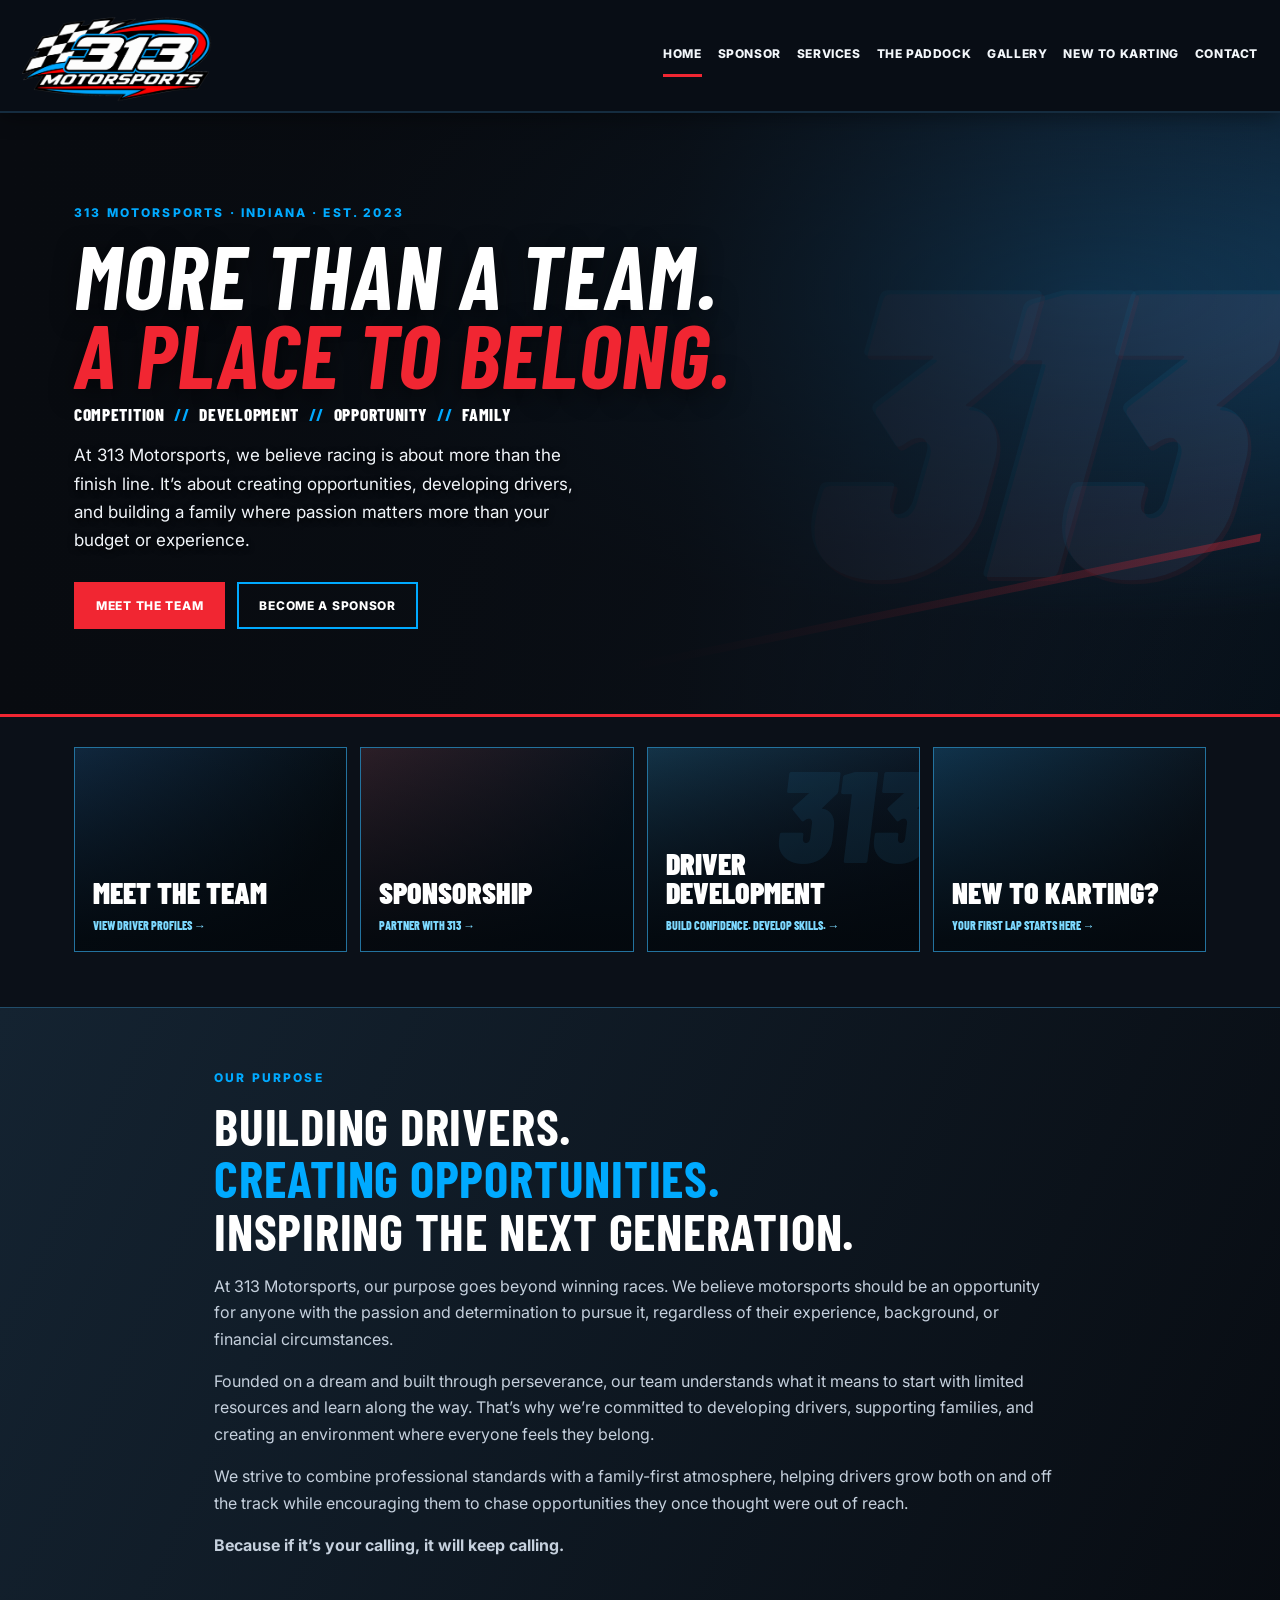
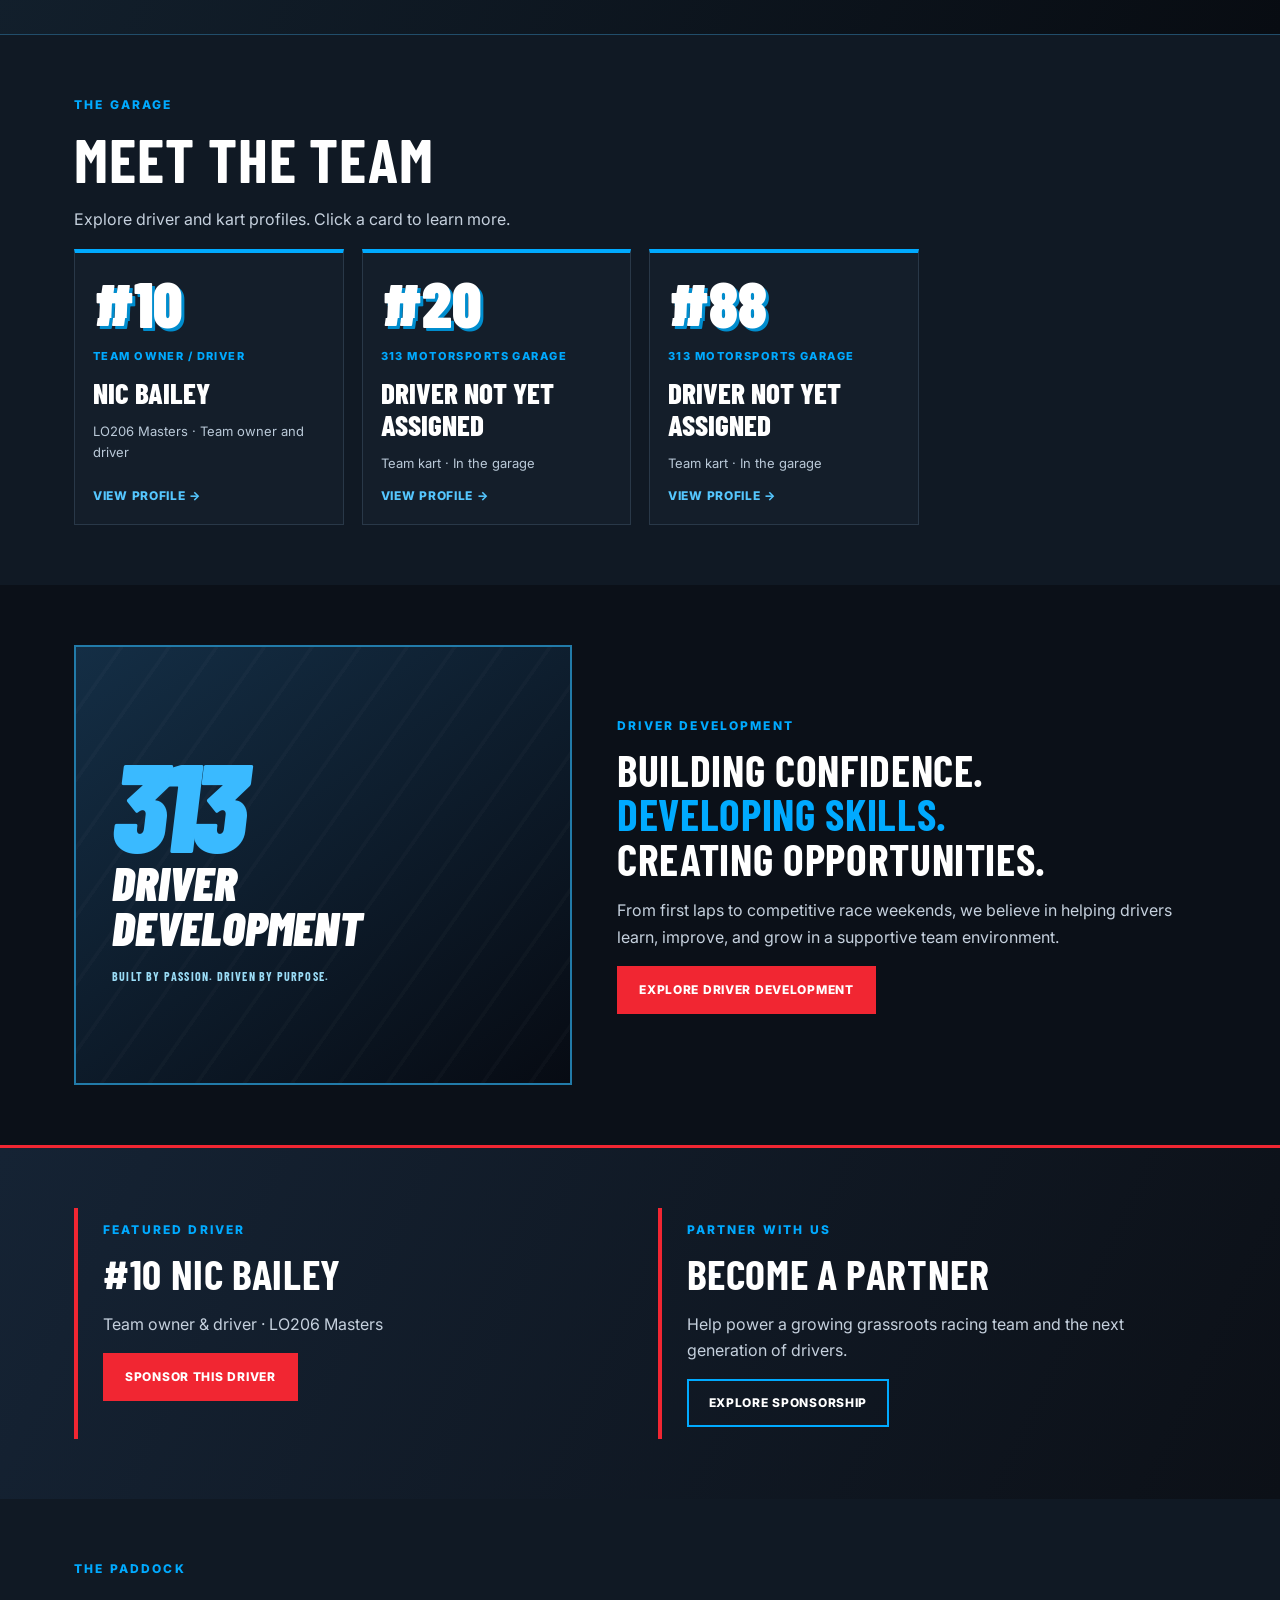
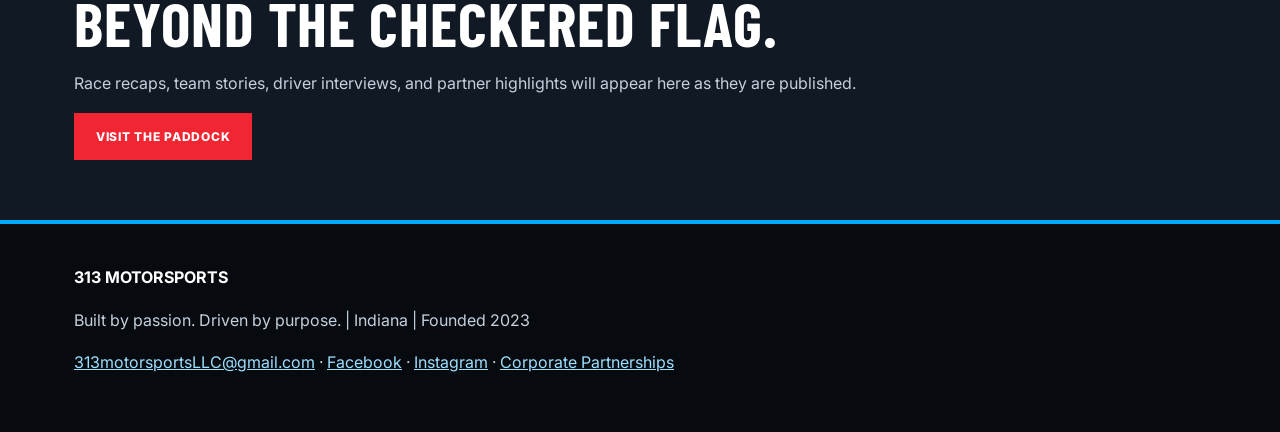
<file: index.html>
<!doctype html><html lang="en"><head><meta charset="utf-8"><meta name="viewport" content="width=device-width,initial-scale=1"><meta name="description" content="313 Motorsports — Indiana grassroots kart racing, driver development, team partnerships and racing news."><title>313 Motorsports | Built by Passion</title><link rel="stylesheet" href="style.css"></head><body><header><div class="nav"><a class="brand" href="#home"><img src="assets/313-logo.png" alt="313 Motorsports logo"></a><button class="menu" id="menu" aria-label="Toggle menu">☰ Menu</button><nav id="nav" aria-label="Main navigation"><a href="#home">Home</a><a href="#sponsor">Sponsor</a><a href="#services">Services</a><a href="#paddock">The Paddock</a><a href="#gallery">Gallery</a><a href="#karting">New to Karting</a><a href="#contact">Contact</a></nav></div></header><main id="app"></main><dialog id="teamProfile" class="profile-dialog" aria-labelledby="profileName"><button type="button" class="profile-close" aria-label="Close profile">✕</button><div class="profile-content"><div class="profile-photo" id="profilePhoto">Photo coming soon</div><div><div class="eyebrow">313 MOTORSPORTS · TEAM PROFILE</div><div class="profile-number" id="profileNumber"></div><h2 id="profileName"></h2><p class="profile-role" id="profileRole"></p><dl class="profile-facts"><div><dt>Racing class</dt><dd id="profileClass"></dd></div><div><dt>Status</dt><dd id="profileStatus"></dd></div></dl><p id="profileBio"></p><a class="btn" id="profileAction" href="#contact?type=driver">Learn more</a></div></div></dialog><dialog id="galleryLightbox" class="gallery-lightbox" aria-label="Photo viewer"><button type="button" class="gallery-close" aria-label="Close photo">✕</button><figure><img alt=""><figcaption></figcaption></figure></dialog><dialog id="galleryVideoDialog" class="gallery-lightbox gallery-video-dialog" aria-label="Video player"><button type="button" class="gallery-video-close" aria-label="Close video">✕</button><div class="gallery-video-content"></div><p class="gallery-video-title"></p></dialog><footer><div class="wrap"><strong>313 MOTORSPORTS</strong><p>Built by passion. Driven by purpose. | Indiana | Founded 2023</p><p><a href="mailto:313motorsportsLLC@gmail.com">313motorsportsLLC@gmail.com</a> · <a href="https://www.facebook.com/profile.php?id=61554149565484" target="_blank" rel="noopener">Facebook</a> · <a href="https://www.instagram.com/313_motorsport/" target="_blank" rel="noopener">Instagram</a> · <a href="#partner">Corporate Partnerships</a></p></div></footer><script src="site-core.js"></script><script src="pages/gallery.js"></script><script src="pages/home.js"></script><script src="pages/paddock.js"></script><script src="pages/sponsor.js"></script><script src="pages/partner.js"></script><script src="pages/services.js"></script><script src="pages/karting.js"></script><script src="pages/contact.js"></script><script src="paddock-stories.js"></script><script src="site.js"></script><script>document.querySelector(".gallery-video-close").addEventListener("click",()=>document.getElementById("galleryVideoDialog").close());document.getElementById("galleryVideoDialog").addEventListener("close",()=>document.querySelector(".gallery-video-content").replaceChildren());document.getElementById("galleryVideoDialog").addEventListener("click",e=>{if(e.target.id==="galleryVideoDialog")e.target.close()});document.querySelector(".gallery-close").addEventListener("click",()=>document.getElementById("galleryLightbox").close());document.getElementById("galleryLightbox").addEventListener("click",e=>{if(e.target.id==="galleryLightbox")e.target.close()});</script></body></html>
</file>
<file: style.css>
@import url('https://fonts.googleapis.com/css2?family=Barlow+Condensed:wght@500;600;700;800;900&family=Inter:wght@400;500;600;700&display=swap');
:root{--ink:#0b1018;--panel:#141e2a;--blue:#00aaff;--red:#f12632;--muted:#a8b7c8;--line:#293848}*{box-sizing:border-box}html{scroll-behavior:smooth}body{margin:0;background:#0b1018;color:white;font-family:Inter,Arial,sans-serif;line-height:1.65}a{color:inherit}header{background:#fff;color:#111;position:sticky;top:0;z-index:20;box-shadow:0 3px 20px #0006}.nav{max-width:1220px;margin:auto;display:flex;align-items:center;justify-content:space-between;gap:24px;padding:8px 22px}.brand img{width:205px;max-width:36vw;display:block}nav{display:flex;gap:16px;flex-wrap:wrap}nav a{font-size:12px;font-weight:800;text-decoration:none;text-transform:uppercase;letter-spacing:.05em;padding:10px 0;border-bottom:3px solid transparent}nav a.active,nav a:hover{border-color:var(--red)}.menu{display:none;background:#111;color:white;border:0;padding:9px 12px}.wrap{max-width:1180px;margin:auto;padding:0 24px}.hero{background:radial-gradient(circle at 85% 20%,#123c61 0%,transparent 40%),linear-gradient(125deg,#0b1018,#162332);border-bottom:5px solid var(--red);padding:76px 0 70px;position:relative;overflow:hidden}.hero:after{content:'313';font:900 320px 'Barlow Condensed',sans-serif;position:absolute;right:-20px;top:-115px;color:#ffffff08;pointer-events:none}.eyebrow{color:var(--blue);font-size:12px;letter-spacing:.18em;font-weight:800;text-transform:uppercase}h1,h2,h3{font-family:'Barlow Condensed',Impact,sans-serif;text-transform:uppercase;line-height:1.02;letter-spacing:.015em;margin:12px 0}h1{font-size:clamp(54px,8vw,104px);max-width:900px}h2{font-size:clamp(38px,5vw,62px)}h3{font-size:29px}p{color:#c5d0dd;max-width:850px}.lead{font-size:19px;max-width:710px}.buttons{display:flex;flex-wrap:wrap;gap:12px;margin-top:28px}.btn{display:inline-block;border:2px solid var(--red);background:var(--red);color:white;padding:12px 20px;text-decoration:none;text-transform:uppercase;font-weight:800;font-size:12px;letter-spacing:.06em;cursor:pointer}.btn.alt{background:transparent;border-color:var(--blue)}.btn:hover{filter:brightness(1.16)}section{padding:60px 0}.section-dark{background:#101924}.grid{display:grid;grid-template-columns:repeat(3,minmax(0,1fr));gap:18px}.grid.two{grid-template-columns:repeat(2,minmax(0,1fr))}.card{background:var(--panel);border:1px solid var(--line);padding:25px;border-top:3px solid var(--blue)}.card.red{border-top-color:var(--red)}.card p{font-size:14px}.kicker{font-size:11px;letter-spacing:.13em;color:var(--blue);font-weight:800;text-transform:uppercase}.price{font-size:18px;font-weight:800;color:white}.muted{color:var(--muted)}.pill{font-size:11px;font-weight:800;text-transform:uppercase;letter-spacing:.06em;padding:6px 9px;background:#173a2c;color:#78e4a4;display:inline-block}.pill.pending{background:#453824;color:#f3c983}.banner{background:#062b46;border-left:5px solid var(--blue);padding:24px;margin:22px 0}.steps{counter-reset:step}.step{padding:18px 0 18px 60px;border-bottom:1px solid var(--line);position:relative}.step:before{counter-increment:step;content:counter(step,decimal-leading-zero);position:absolute;left:0;top:16px;color:var(--blue);font:800 32px 'Barlow Condensed'}.filters{display:flex;flex-wrap:wrap;gap:8px;margin:22px 0}.filter{background:transparent;color:white;border:1px solid #526579;padding:8px 13px;cursor:pointer}.filter.selected{background:var(--blue);border-color:var(--blue);color:#06111c}.gallery{display:grid;grid-template-columns:repeat(3,1fr);gap:12px}.gallery div{background:linear-gradient(135deg,#183c59,#1b1e27);min-height:145px;display:grid;place-items:center;text-align:center;padding:15px;color:#c9d9e9;border:1px dashed #59738b}table{border-collapse:collapse;width:100%;margin:20px 0}th,td{text-align:left;padding:12px;border-bottom:1px solid var(--line)}th{color:var(--blue)}.formbox{max-width:780px;background:#152131;border:1px solid #33475d;padding:28px}label{display:block;margin:12px 0 5px;font-weight:700;font-size:13px}input,textarea,select{width:100%;padding:13px;background:#0a121c;color:white;border:1px solid #4c5e72;font:inherit}textarea{min-height:125px}.notice{color:#ffd6a2;font-size:13px}.tabs{display:flex;gap:8px;flex-wrap:wrap;margin:24px 0}.tab{background:#1b2939;color:white;border:1px solid #46586d;padding:11px 15px;cursor:pointer;font-weight:700}.tab.active{background:var(--red);border-color:var(--red)}footer{border-top:4px solid var(--blue);padding:40px 0;background:#070b10}footer a{color:#9ddfff}.logo-band{background:#fff;padding:18px;display:inline-block;margin-top:25px}.logo-band img{width:min(450px,80vw);display:block}.hidden{display:none!important}@media(max-width:850px){.grid,.grid.two{grid-template-columns:1fr 1fr}.nav{flex-wrap:wrap}.menu{display:block}nav{display:none;width:100%;flex-direction:column;gap:0}nav.open{display:flex}nav a{padding:8px}.hero{padding:55px 0}.hero:after{font-size:180px;top:20px}}@media(max-width:570px){.grid,.grid.two,.gallery{grid-template-columns:1fr}.wrap{padding:0 17px}.hero{padding:44px 0}.card{padding:19px}section{padding:42px 0}h1{font-size:55px}}

/* Meet the Team interactive profiles */
.team-card{display:flex;flex-direction:column;align-items:flex-start;text-align:left;gap:12px;background:var(--panel);border:1px solid var(--line);border-top:4px solid var(--blue);padding:25px;color:#fff;font:inherit;cursor:pointer;min-height:250px;transition:transform .15s,border-color .15s,box-shadow .15s}
.team-card:hover,.team-card:focus-visible{transform:translateY(-3px);border-color:var(--blue);box-shadow:0 8px 26px #0006;outline-offset:3px}.team-number,.profile-number{font:900 68px/1 'Barlow Condensed',Impact,sans-serif;color:#fff;text-shadow:3px 3px 0 #008dce}.team-name{font:800 29px/1.1 'Barlow Condensed',Impact,sans-serif;text-transform:uppercase}.team-detail{font-size:13px;color:#bac9d8}.team-link{margin-top:auto;color:#55c7ff;font-size:12px;font-weight:800;letter-spacing:.06em}.profile-dialog{width:min(850px,calc(100% - 26px));max-height:90vh;overflow:auto;background:#111c2a;border:1px solid #46657f;border-top:5px solid var(--red);padding:30px;color:white;box-shadow:0 30px 90px #000a}.profile-dialog::backdrop{background:#02060bdc}.profile-close{position:absolute;right:15px;top:12px;background:transparent;color:#fff;border:1px solid #617185;padding:7px 12px;font-size:20px;cursor:pointer}.profile-content{display:grid;grid-template-columns:230px 1fr;gap:30px;padding-top:18px}.profile-photo{min-height:280px;background:linear-gradient(135deg,#143b5c,#131922);border:1px dashed #54718b;display:grid;place-items:center;text-align:center;padding:20px;color:#a8bed2}.profile-dialog h2{font-size:48px}.profile-role{font-weight:700;color:#6fcaff}.profile-facts{display:flex;gap:25px;flex-wrap:wrap}.profile-facts dt{color:#91a9bf;text-transform:uppercase;font-size:11px;font-weight:700}.profile-facts dd{margin:0;font-weight:700}.profile-dialog .btn{margin-top:15px}@media(max-width:650px){.profile-content{grid-template-columns:1fr}.profile-photo{min-height:140px}.profile-dialog{padding:20px}.team-card{min-height:200px}}

.selected-driver{background:#092b43;border:1px solid #18aafa;border-left:5px solid #18aafa;padding:16px;margin-top:18px}.selected-driver strong{color:#fff}.selected-driver p{margin:3px 0 7px;font-size:13px}.selected-driver a{color:#89d9ff;font-size:12px}

/* 2027 concept homepage, built with authentic team photos */
header{background:#090c12;color:white;border-bottom:2px solid #152c3f}.brand img{background:transparent;width:190px}.nav{max-width:1400px}nav a{color:#f2f6fa}.home-hero{position:relative;min-height:570px;display:flex;align-items:center;overflow:hidden;border-bottom:3px solid var(--red);background:#090c12}.home-photo{position:absolute;inset:0 0 0 33%;background:url('assets/hero-kart-10.jpg') center 46%/cover no-repeat}.home-shade{position:absolute;inset:0;background:linear-gradient(90deg,#080b10 0%,#080b10f5 23%,#080b10bb 43%,#080b1040 68%,#080b1010 100%),linear-gradient(0deg,#080b1070,transparent 35%)}.home-hero-inner{position:relative;width:100%;z-index:1;padding-top:90px;padding-bottom:85px}.home-hero h1{font-size:clamp(64px,7vw,112px);line-height:.88;max-width:780px;font-style:italic;text-shadow:0 5px 24px #0009}.home-hero h1 em,.mission-section h2 em,.development-spotlight h2 em{color:var(--red);font-style:inherit}.home-hero p{max-width:510px;color:#f1f5fa;font-size:17px;text-shadow:0 2px 6px #000}.hero-values{font:800 clamp(12px,1.35vw,19px) 'Barlow Condensed',sans-serif;letter-spacing:.04em}.hero-values b{color:var(--blue);margin:0 6px}.statstrip{background:#080e15;border-top:1px solid #185c80;border-bottom:1px solid #185c80}.statgrid{display:grid;grid-template-columns:repeat(4,1fr)}.statgrid>div{display:flex;align-items:center;justify-content:center;gap:12px;padding:18px 12px;border-right:1px solid #334253}.statgrid strong{font:900 43px/1 'Barlow Condensed',sans-serif;color:#fff}.statgrid span{font:800 14px/1.2 'Barlow Condensed',sans-serif;letter-spacing:.05em}.stat-note{font-size:10px;color:#7b8da1;padding-top:7px}.feature-section{padding:30px 0 55px}.feature-grid{display:grid;grid-template-columns:repeat(4,1fr);gap:13px}.feature-tile{position:relative;min-height:205px;display:flex;flex-direction:column;justify-content:flex-end;overflow:hidden;padding:18px;color:#fff;text-decoration:none;background:linear-gradient(130deg,#122b3f,#0b111a);border:1px solid #23729e;isolation:isolate}.feature-tile:before{content:'';position:absolute;inset:0;background:linear-gradient(0deg,#03080deb 5%,#0710182c 100%);z-index:-1}.feature-tile img{position:absolute;inset:0;width:100%;height:100%;object-fit:cover;object-position:50% 45%;z-index:-2}.feature-tile span{font:900 30px/.95 'Barlow Condensed',sans-serif;max-width:210px}.feature-tile small{font:800 12px 'Barlow Condensed',sans-serif;color:#7dd9ff;margin-top:12px}.tile-team{background:linear-gradient(120deg,#122c45,#050b10 80%)}.tile-sponsor{background:linear-gradient(120deg,#33212a,#07111b 80%)}.tile-new{background:linear-gradient(120deg,#123a56,#0b131c 80%)}.mission-section{background:linear-gradient(115deg,#142331,#080c12);border-block:1px solid #214d6a}.mission-grid{display:grid;grid-template-columns:1fr 1fr;gap:48px;align-items:center}.mission-section h2{font-size:clamp(38px,4vw,61px)}.mission-section h2 em{color:var(--blue)}.mission-values{display:grid;grid-template-columns:1fr 1fr;gap:10px}.mission-values div{background:#0b1723;border-left:3px solid var(--blue);padding:18px}.mission-values strong{display:block;font:800 23px 'Barlow Condensed',sans-serif}.mission-values span{font-size:13px;color:#b9c7d6}.team-grid{grid-template-columns:repeat(4,1fr)}.team-grid .team-card{min-height:260px;padding:18px}.team-grid .team-number{font-size:64px}.development-grid{display:grid;grid-template-columns:44% 1fr;gap:45px;align-items:center}.development-grid>img{width:100%;height:440px;object-fit:cover;object-position:center 38%;border:2px solid #227ba9}.development-spotlight h2{font-size:clamp(34px,3.4vw,54px)}.development-spotlight h2 em{color:var(--blue)}.partner-strip{background:linear-gradient(115deg,#152334,#0c1017);border-top:3px solid var(--red)}.partner-grid{display:grid;grid-template-columns:1fr 1fr;gap:35px}.partner-grid>div{padding:12px 25px;border-left:4px solid var(--red)}.partner-grid h2{font-size:42px}.feature-tile:hover{border-color:#80dcff;transform:translateY(-2px)}@media(max-width:900px){.feature-grid{grid-template-columns:repeat(2,1fr)}.team-grid{grid-template-columns:repeat(2,1fr)}.mission-grid,.development-grid{grid-template-columns:1fr}.home-photo{left:12%}.home-shade{background:linear-gradient(90deg,#080b10f2,#080b10b8 58%,#080b1040)}}@media(max-width:570px){.home-hero{min-height:560px;align-items:flex-end}.home-photo{inset:0;background-position:57% 25%}.home-shade{background:linear-gradient(0deg,#080b10 4%,#080b10e8 33%,#080b1040 83%)}.home-hero-inner{padding-top:180px;padding-bottom:35px}.home-hero h1{font-size:56px}.statgrid{grid-template-columns:repeat(2,1fr)}.statgrid strong{font-size:35px}.statgrid span{font-size:11px}.feature-grid{grid-template-columns:1fr 1fr;gap:8px}.feature-tile{min-height:165px;padding:12px}.feature-tile span{font-size:23px}.feature-tile small{font-size:10px}.mission-values{grid-template-columns:1fr 1fr}.team-grid{grid-template-columns:1fr 1fr}.team-grid .team-card{min-height:220px}.team-grid .team-number{font-size:48px}.team-grid .team-name{font-size:22px}.development-grid>img{height:380px}.partner-grid{grid-template-columns:1fr}.brand img{width:145px}}

/* Photo-free development artwork until replacement team photos are selected. */
.tile-develop{background:linear-gradient(145deg,#163a51 0%,#0c1826 54%,#070b12 100%)}
.tile-develop:after{content:'313';position:absolute;right:-10px;top:5px;font:italic 900 130px/.9 'Barlow Condensed',sans-serif;color:#2d91c51c;z-index:-1}
.development-art{height:440px;border:2px solid #227ba9;background:repeating-linear-gradient(125deg,transparent 0 35px,#ffffff05 36px 39px),linear-gradient(145deg,#142e45,#070b13);display:flex;flex-direction:column;align-items:flex-start;justify-content:center;padding:36px;overflow:hidden}
.development-art span{font:italic 900 125px/.9 'Barlow Condensed',sans-serif;color:#3abaff;letter-spacing:-.05em}
.development-art strong{font:italic 900 48px/.95 'Barlow Condensed',sans-serif;color:#fff}
.development-art small{font:700 12px 'Barlow Condensed',sans-serif;color:#9adcf6;margin-top:18px;letter-spacing:.1em}
@media(max-width:570px){.development-art{height:280px}.development-art span{font-size:90px}.development-art strong{font-size:35px}}

/* New to Karting: accessible, keyboard-friendly expandable steps */
.step-dropdown{cursor:default}
.step-dropdown summary{display:flex;align-items:center;justify-content:space-between;gap:1rem;cursor:pointer;list-style:none}
.step-dropdown summary::-webkit-details-marker{display:none}
.step-dropdown summary:focus-visible{outline:2px solid #58c7ff;outline-offset:5px}
.step-dropdown .step-chevron{font-size:1.5rem;line-height:1;transition:transform .2s ease;color:#58c7ff}
.step-dropdown[open] .step-chevron{transform:rotate(180deg)}
.step-dropdown p{margin-top:1rem}

/* Individually editable service pricing cards */
.service-pricing-section{background:#0b111a}
.service-price-grid{display:grid;grid-template-columns:repeat(3,minmax(0,1fr));gap:18px;margin:30px 0}
.service-price-card{background:linear-gradient(145deg,#172332,#0b1119);border:1px solid #29435b;border-top:3px solid #36aeea;padding:25px;display:flex;flex-direction:column;min-height:285px;box-shadow:0 10px 28px #0003}
.service-price-top{display:flex;align-items:center;justify-content:space-between;gap:8px;flex-wrap:wrap}
.service-price-label{font-size:11px;letter-spacing:.12em;font-weight:800;color:#66c8fa}
.service-price-status{font-size:10px;letter-spacing:.06em;color:#b2c5d8}
.service-price-card h3{font-size:25px;line-height:1.1;margin:20px 0 10px;color:white}
.service-price-value{font-weight:800;font-size:22px;color:#68caff;margin-bottom:12px}
.service-price-card p{color:#c4d0dc;font-size:14px;line-height:1.5;flex:1}
.service-price-link{font-weight:800;color:#fff;text-decoration:none;border-bottom:1px solid #d33a44;align-self:flex-start;padding-bottom:5px;margin-top:16px}
.service-price-link:hover,.service-price-link:focus-visible{color:#6ed0ff}
@media(max-width:900px){.service-price-grid{grid-template-columns:repeat(2,minmax(0,1fr))}}
@media(max-width:600px){.service-price-grid{grid-template-columns:1fr}.service-price-card{min-height:0}}

/* Photo-free racing hero; preserves the chosen motorsports style. */
.home-photo{display:none!important}.home-hero{background:radial-gradient(ellipse at 85% 30%,#123a59 0%,transparent 55%),linear-gradient(120deg,#090c12,#101d2c 65%,#071019)}.home-shade{background:linear-gradient(90deg,#080b10 0%,#080b10cc 53%,transparent 100%)}.home-racing-graphic{position:absolute;inset:0;overflow:hidden;pointer-events:none;display:flex;align-items:center;justify-content:flex-end;padding-right:4%;transform:skewX(-9deg)}.home-racing-graphic span{font:900 clamp(200px,32vw,520px)/1 Impact,'Barlow Condensed',sans-serif;font-style:italic;letter-spacing:-.06em;color:#128ac01c;text-shadow:4px 4px 0 #ed293914}.home-racing-graphic:after{content:'';position:absolute;width:55%;height:8px;background:linear-gradient(90deg,transparent,#ed293970);right:-6%;bottom:19%;transform:rotate(-12deg)}
.team-photo-grid{display:grid;grid-template-columns:repeat(3,minmax(0,1fr));gap:18px;margin-top:30px}.photo-card{background:#142332;border:1px solid #2d526e;color:#fff;text-align:left;padding:0;cursor:pointer;overflow:hidden}.photo-card img{width:100%;height:220px;object-fit:cover;display:block}.photo-card span{display:block;font-weight:800;text-transform:uppercase;padding:12px 14px 0}.photo-card small{display:block;color:#8bd7ff;padding:0 14px 14px}.gallery-empty{margin:30px auto 10px;padding:65px 24px;text-align:center;max-width:780px;border:1px dashed #3c617d;background:linear-gradient(135deg,#132436,#0b111a)}.gallery-empty-mark{font:900 100px/1 Impact,sans-serif;color:#1673a23a}.gallery-empty h3{color:#fff}.gallery-empty p{margin:auto}.gallery-lightbox{border:1px solid #396587;background:#0a111b;color:#fff;padding:20px;max-width:min(95vw,1000px);max-height:95vh}.gallery-lightbox::backdrop{background:#000d}.gallery-lightbox img{max-width:100%;max-height:75vh;object-fit:contain}.gallery-lightbox figure{margin:0}.gallery-lightbox figcaption{padding-top:12px}.gallery-close{float:right;background:#ef2634;color:#fff;border:0;padding:8px 12px;cursor:pointer;margin-bottom:8px}@media(max-width:700px){.team-photo-grid{grid-template-columns:repeat(2,1fr)}.home-racing-graphic span{font-size:260px}}@media(max-width:480px){.team-photo-grid{grid-template-columns:1fr}.home-racing-graphic span{font-size:200px}}

/* Gallery category controls */
.gallery-filters{display:flex;flex-wrap:wrap;gap:10px;margin:25px 0 30px}.gallery-filter{background:#142131;border:1px solid #35506b;border-radius:6px;color:#e8f3fc;padding:12px 17px;font:inherit;font-weight:700;cursor:pointer;transition:background .2s,border-color .2s}.gallery-filter:hover,.gallery-filter:focus-visible{border-color:#5cc8ff;background:#223a51}.gallery-filter.selected{background:#1685c5;border-color:#69cfff;color:white}.gallery-empty{min-height:250px}

/* Dark site-compatible logo treatment */
header{background:#080d15!important}
.logo-band{background:transparent!important;padding:12px 0!important}
.brand img,.logo-band img{background:transparent!important}

.form-status{margin:12px 0;line-height:1.5}.form-success{color:#77e5b2}.form-error{color:#ff9b9b}button:disabled{opacity:.6;cursor:wait}

/* Video gallery additions; existing photo cards and filters remain unchanged. */
.gallery-thumb{position:relative}.gallery-thumb img{width:100%;height:220px;object-fit:cover;display:block}.gallery-play{position:absolute;left:50%;top:50%;transform:translate(-50%,-50%);border-radius:50%;background:#e82737;color:#fff;width:58px;height:58px;display:grid;place-items:center;font-size:24px;box-shadow:0 4px 22px #000a}.gallery-video-placeholder{height:220px;background:linear-gradient(135deg,#102c42,#0a111b);display:flex;align-items:center;justify-content:center;gap:15px;font:900 52px Impact,sans-serif;color:#67caff}.gallery-video-placeholder span{font:700 30px sans-serif;color:#fff}.gallery-video-dialog{width:min(95vw,960px)}.gallery-video-close{float:right;background:#ef2634;color:white;border:0;padding:8px 12px;cursor:pointer;margin-bottom:12px}.gallery-video-content{clear:both;aspect-ratio:16/9;background:#000}.gallery-video-content iframe,.gallery-video-content video{width:100%;height:100%;display:block;border:0}.gallery-video-title{font-weight:800;margin:12px 0 0}

/* Purpose section: single-column layout after removal of value cards. */
.mission-section .mission-grid { display: block; max-width: 900px; }

/* Current Partners: equal recognition by default; reorder via currentPartners in site.js. */
.partners-section .partners-grid{display:grid;grid-template-columns:repeat(2,minmax(0,1fr));gap:22px;margin:32px 0}.partner-card{display:flex;flex-direction:column;align-items:center;gap:12px;text-align:center;background:#121d2b;border:1px solid #30445c;border-radius:12px;padding:22px;text-decoration:none;color:#fff;transition:border-color .2s,transform .2s}.partner-card:hover,.partner-card:focus-visible{border-color:#51b8ef;transform:translateY(-3px)}.partner-logo{width:100%;height:235px;display:flex;align-items:center;justify-content:center;background:#fff;border-radius:8px;padding:16px;box-sizing:border-box}.partner-logo img{width:100%;height:100%;object-fit:contain}.partner-card strong{font-size:1.18rem;color:#fff}.partner-visit{font-size:.85rem;color:#7acbf7}.partner-featured{border-color:#df3446}.partners-invite{border-top:1px solid #30445c;padding-top:25px}.partners-invite h3{color:#fff}@media(max-width:650px){.partners-section .partners-grid{grid-template-columns:1fr}.partner-logo{height:210px}}

/* The Paddock — standalone editorial page */
.paddock-hero{position:relative;overflow:hidden;background:radial-gradient(ellipse at 85% 30%,rgba(31,86,153,.32),transparent 55%),linear-gradient(115deg,#090c13 0%,#121b2a 60%,#080a0e 100%);border-bottom:3px solid #e63846}
.paddock-hero:after{content:"313";position:absolute;right:-.05em;bottom:-.25em;font-size:clamp(11rem,32vw,35rem);font-weight:1000;line-height:1;color:rgba(255,255,255,.035);pointer-events:none}
.paddock-hero-content{position:relative;z-index:1;padding-top:clamp(5rem,10vw,9rem);padding-bottom:clamp(5rem,10vw,9rem)}
.paddock-hero h1{font-size:clamp(3.3rem,8vw,7.5rem);line-height:.98;letter-spacing:-.045em;margin:1.2rem 0;color:#fff}
.paddock-hero h1 em,.paddock-intro h2 em,.paddock-updates h2 em{font-style:normal;color:#e63846}
.paddock-hero p{max-width:660px;font-size:clamp(1.05rem,2vw,1.3rem);color:#d3d9e4;line-height:1.7}
.paddock-hero-actions{display:flex;flex-wrap:wrap;gap:1rem;margin-top:2rem}
.paddock-intro,.paddock-updates{padding:clamp(4rem,7vw,7rem) 0}
.paddock-intro-grid,.paddock-updates-grid{display:grid;grid-template-columns:1fr 1fr;gap:clamp(2rem,6vw,6rem);align-items:start}
.paddock-intro h2,.paddock-updates h2{font-size:clamp(2rem,4.2vw,3.8rem);line-height:1.1;margin:1rem 0}
.paddock-intro p,.paddock-updates p{line-height:1.85}
.paddock-section{padding:clamp(4rem,7vw,7rem) 0}
.paddock-section h2{margin:1rem 0}.paddock-lead{max-width:680px}
.paddock-topic-grid{display:grid;grid-template-columns:repeat(2,minmax(0,1fr));gap:1rem;margin-top:2.4rem}
.paddock-topic{background:linear-gradient(135deg,#1b2330,#111722);border:1px solid #364253;border-top:3px solid #e63846;border-radius:12px;padding:clamp(1.5rem,3vw,2.4rem)}
.paddock-topic-no,.paddock-aside-kicker{font-size:.77rem;letter-spacing:.15em;font-weight:800;color:#ef6872}
.paddock-topic h3{font-size:clamp(1.3rem,2.2vw,1.85rem);margin:1rem 0 .6rem;color:#fff}
.paddock-topic p{color:#c3ccd9;line-height:1.7;margin:0}
.paddock-note{font-size:.9rem;opacity:.8}
.paddock-updates-aside{background:#141b28;border:1px solid #374457;border-radius:12px;padding:clamp(1.5rem,3vw,2.5rem);color:#e8edf5}
.paddock-updates-aside h3{font-size:1.6rem;margin:1rem 0}.paddock-updates-aside p{color:#cbd3df}
.paddock-updates-aside .btn{margin:.4rem .5rem .4rem 0}
.paddock-closer{text-align:center;padding:4rem 0}.paddock-closer p{margin:1rem auto 2rem;max-width:580px}
@media(max-width:760px){.paddock-intro-grid,.paddock-updates-grid,.paddock-topic-grid{grid-template-columns:1fr}.paddock-hero-content{padding-top:5rem;padding-bottom:5rem}}

/* The Paddock: public race schedule and results */
.paddock-race-hub{padding:76px 0;background:#10151e;color:#f6f7fa}.paddock-race-hub h2,.paddock-race-hub h3{color:#fff}.paddock-race-hub .paddock-lead,.paddock-race-hub p{color:#c2cbd8}.paddock-race-summary{display:grid;grid-template-columns:repeat(2,minmax(0,1fr));gap:18px;margin:28px 0 36px}.paddock-race-panel{padding:28px;border:1px solid #354252;border-top:3px solid #d93442;background:#19222f;border-radius:8px}.paddock-race-panel h3{margin:14px 0;font-size:clamp(1.25rem,2vw,1.7rem)}.paddock-race-panel p{margin-bottom:0}.paddock-schedule{padding:30px;border:1px solid #354252;border-radius:8px;background:#19222f}.paddock-schedule h3{font-size:clamp(1.4rem,2.5vw,2rem);margin:12px 0}.paddock-schedule-empty{display:flex;align-items:center;gap:20px;border:1px dashed #57677b;border-radius:8px;padding:24px;margin:25px 0}.paddock-schedule-icon{font-size:2rem}.paddock-schedule-empty strong,.paddock-schedule-empty span:last-child{display:block}.paddock-schedule-empty strong{color:white;margin-bottom:7px}.paddock-schedule-empty span:last-child{color:#c2cbd8}.paddock-schedule .paddock-note{font-size:.9rem}@media(max-width:650px){.paddock-race-summary{grid-template-columns:1fr}.paddock-race-hub{padding:48px 0}.paddock-schedule{padding:20px}}

/* The Paddock — first featured story and long-form article */
.paddock-featured-story{display:grid;grid-template-columns:0.9fr 1.1fr;overflow:hidden;border:1px solid rgba(255,255,255,.15);border-radius:14px;background:#171d27;margin:30px 0 18px;color:#fff}
.paddock-story-art{min-height:300px;background:radial-gradient(circle at 20% 20%,#263d5b,transparent 55%),linear-gradient(140deg,#0e1420,#243148 55%,#5a1824);display:flex;flex-direction:column;align-items:center;justify-content:center;gap:10px}.paddock-story-art span{font-size:clamp(5rem,12vw,10rem);font-weight:900;letter-spacing:-.08em;color:rgba(255,255,255,.16)}.paddock-story-art small{font-weight:800;letter-spacing:.2em;color:#fff}.paddock-story-copy{padding:clamp(25px,4vw,56px);align-self:center}.paddock-story-copy h3{font-size:clamp(1.7rem,3vw,2.8rem);line-height:1.1;margin:14px 0}.paddock-story-copy p{color:#cbd2df;line-height:1.7}.paddock-story-copy .paddock-story-byline{font-size:.85rem;color:#a9b5c5;margin:18px 0}.paddock-article-hero{background:linear-gradient(120deg,#0c111a,#1c2b3e 65%,#4c1722);color:#fff;padding:clamp(70px,10vw,140px) 0 65px}.paddock-article-hero h1{font-size:clamp(2.6rem,6vw,5.7rem);line-height:1.05;margin:20px 0}.paddock-article-hero em{color:#ee4d59;font-style:normal}.paddock-article-deck{max-width:760px;font-size:clamp(1.05rem,2vw,1.4rem);line-height:1.55;color:#d9dfe9}.paddock-article-byline{font-size:.9rem;color:#b8c4d5;margin-top:24px}.paddock-article-body{padding:50px 0 85px}.paddock-article-body>.wrap{max-width:850px}.paddock-article-body p{font-size:1.07rem;line-height:1.9;margin:0 0 24px}.paddock-article-body h2{font-size:clamp(1.5rem,3vw,2.15rem);margin:44px 0 20px}.paddock-article-body .paddock-article-opening{font-size:1.3rem;font-weight:650;line-height:1.65}.paddock-back{display:inline-block;margin-bottom:32px;font-weight:700;text-decoration:none}.paddock-article-body blockquote{font-size:clamp(1.3rem,3vw,2rem);font-weight:800;border-left:5px solid #df3546;padding:16px 24px;margin:36px 0}.paddock-article-footer{border-top:1px solid #69738655;margin-top:40px;padding-top:25px;display:flex;gap:20px;align-items:center;justify-content:space-between;flex-wrap:wrap}.paddock-article-footer span{font-size:.8rem;font-weight:800;letter-spacing:.08em}@media(max-width:760px){.paddock-featured-story{grid-template-columns:1fr}.paddock-story-art{min-height:190px}.paddock-article-body{padding-top:30px}}

/* Full featured story lives on The Paddock rather than a separate page. */
.paddock-inline-article{max-width:840px;margin:48px auto 28px;padding:36px 42px;background:#151b25;border:1px solid rgba(255,255,255,.1);border-left:4px solid #e63846;border-radius:12px;scroll-margin-top:90px}
.paddock-inline-article h2{margin:16px 0 20px}
.paddock-inline-article p{line-height:1.85;margin:0 0 19px}
.paddock-inline-article h2:not(:first-of-type){margin-top:32px}
.paddock-inline-article blockquote{margin:30px 0;padding:18px 22px;border-left:3px solid #e63846;font-size:1.25rem;font-weight:700}
.paddock-inline-read{display:inline-block;margin-top:8px;color:#fff;text-decoration:underline;text-decoration-color:#e63846;text-underline-offset:5px;font-weight:700}
@media(max-width:650px){.paddock-inline-article{padding:24px 20px;margin-top:30px}}

/* Paddock origin story photography */
.paddock-story-art-photo{overflow:hidden;position:relative}.paddock-story-art-photo img{width:100%;height:100%;object-fit:cover;display:block}.paddock-story-photo{margin:2rem 0}.paddock-story-photo img{display:block;width:100%;max-height:650px;object-fit:contain;background:#111;border-radius:8px}.paddock-story-photo figcaption{font-size:.9rem;line-height:1.6;opacity:.8;margin-top:.65rem}

/* Services — featured free introductory team session */
.first-lap-section{background:#0b111a}
.first-lap-section .lead{max-width:850px}
.first-lap-panel{display:grid;grid-template-columns:minmax(0,1.65fr) minmax(240px,1fr);gap:30px;margin-top:26px;padding:30px;background:linear-gradient(135deg,#192b3e,#101721);border:1px solid #34546b;border-left:5px solid #d33a44}
.first-lap-panel h3{color:#fff;margin:18px 0 12px}
.first-lap-panel p{line-height:1.65}
.first-lap-action{border-left:1px solid #3c5268;padding-left:28px;align-self:center}
@media(max-width:700px){.first-lap-panel{grid-template-columns:1fr;padding:22px}.first-lap-action{border-left:0;border-top:1px solid #3c5268;padding:20px 0 0}}

/* Clickable beginner resource guides */
.resource-card{background:var(--panel);border:1px solid var(--line);border-top:3px solid var(--blue);min-width:0}
.resource-card summary{cursor:pointer;list-style:none;padding:22px;display:flex;justify-content:space-between;gap:12px;align-items:center;font-weight:800;font-size:18px}
.resource-card summary::-webkit-details-marker{display:none}
.resource-card summary:hover,.resource-card summary:focus-visible{background:#203149;outline-offset:3px}
.resource-open{font-size:11px;color:#79ceff;text-transform:uppercase;white-space:nowrap}
.resource-card[open] .resource-open{font-size:0}
.resource-card[open] .resource-open:after{content:'Close −';font-size:11px}
.resource-content{padding:0 22px 22px}.resource-entry{border-top:1px solid var(--line);padding:13px 0}.resource-entry p{margin:4px 0;font-size:14px}
.resource-content a{color:#91d9ff}
@media print{header,footer,.buttons,.resource-open{display:none!important}.resource-card{break-inside:avoid}.resource-card:not([open]) .resource-content{display:block!important}.grid{display:block}.resource-card{margin-bottom:12px}}

/* Sponsor QR landing page */
.partner-benefit{padding:1.4rem;border:1px solid rgba(150,165,185,.22);border-radius:12px;background:rgba(125,140,165,.07)}
.partner-benefit h3{margin-top:0}.partner-benefit p{margin-bottom:0}
.partner-landing-photo{margin-top:2rem;max-width:740px}.partner-landing-photo img{display:block;width:100%;max-height:420px;object-fit:cover;border-radius:12px}.partner-landing-photo p{font-size:.9rem;opacity:.75}
.partner-disclaimer{font-size:.85rem;opacity:.72;margin-top:1.5rem}.partner-final{max-width:860px}.partner-final a:not(.btn){color:inherit}
</file>
